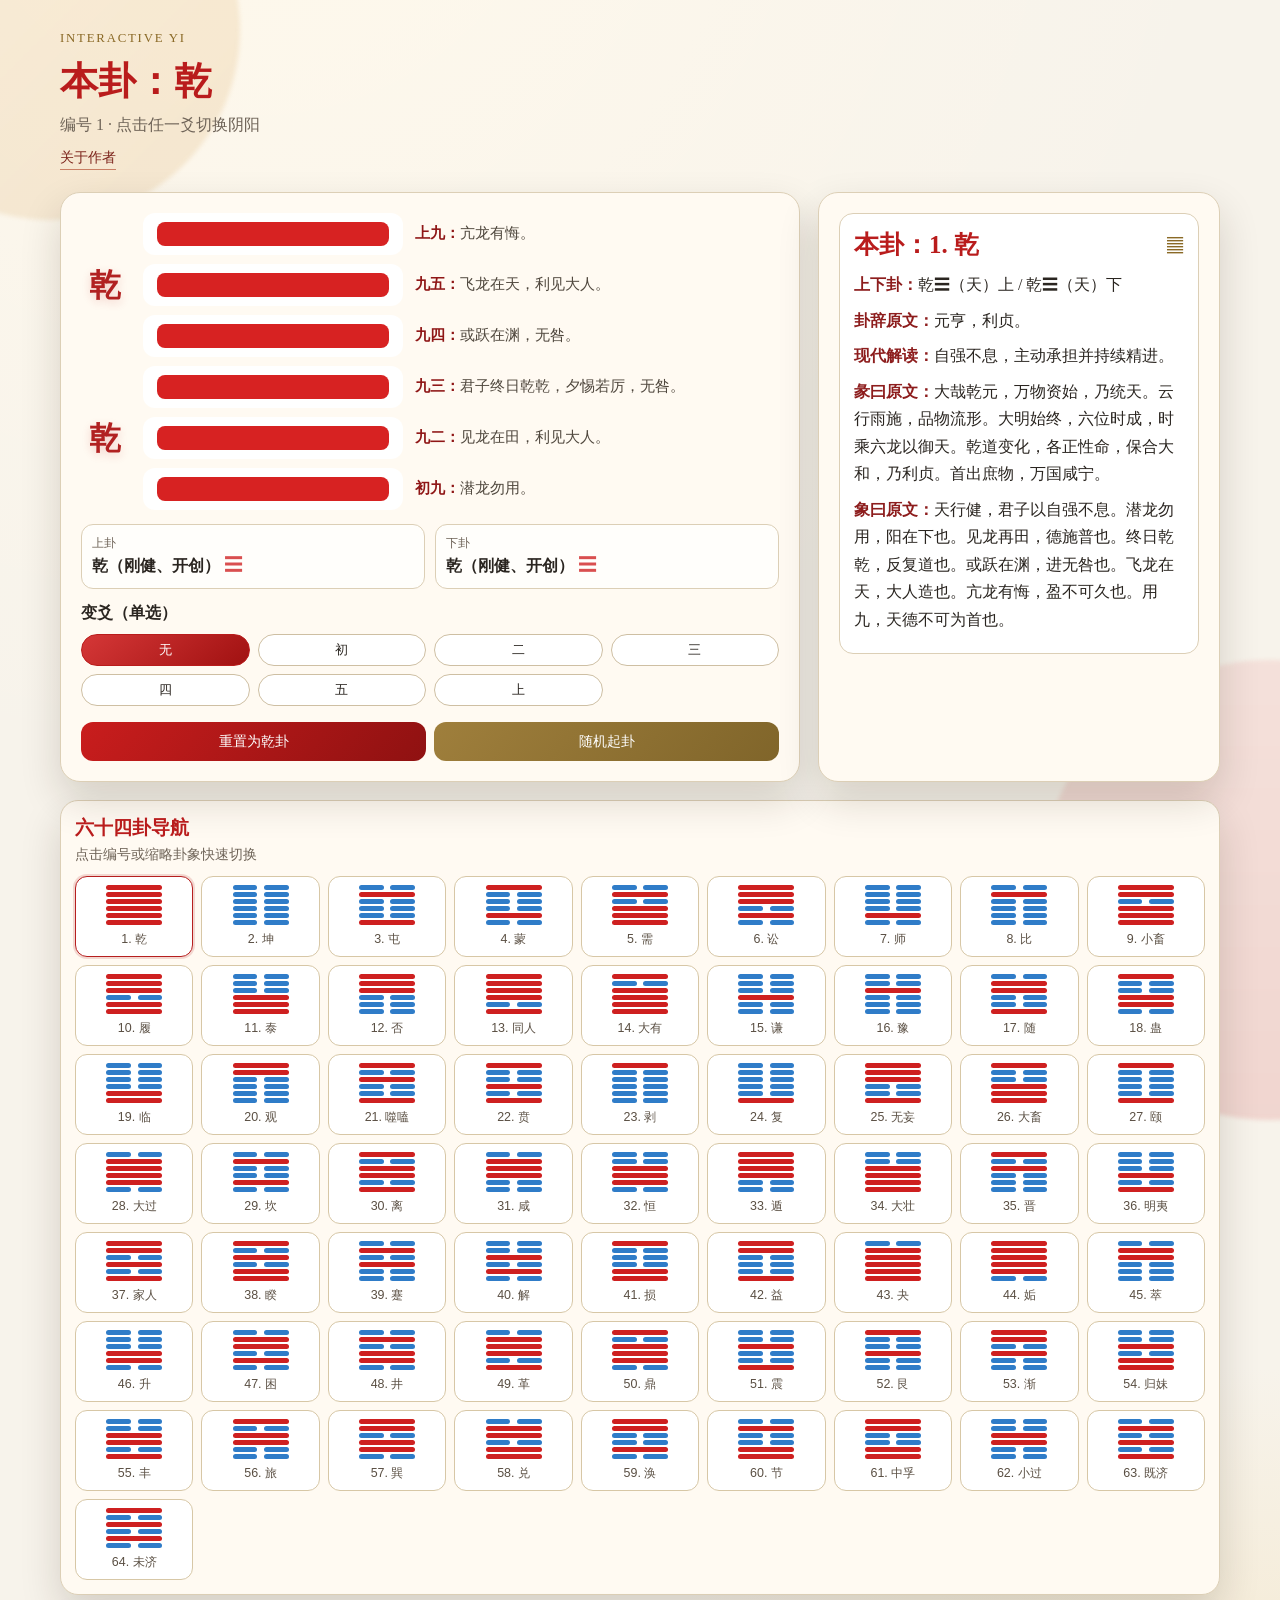
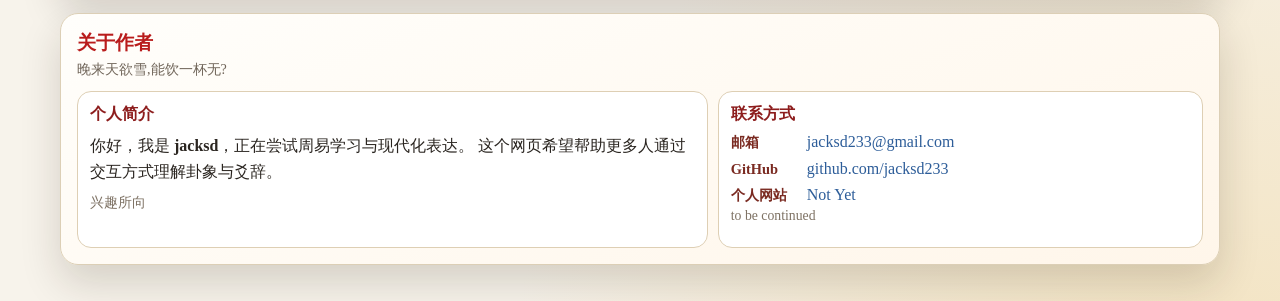
<file: docs/index.html>
<!doctype html>
<html lang="zh-CN">
  <head>
    <meta charset="UTF-8" />
    <meta name="viewport" content="width=device-width, initial-scale=1.0" />
    <title>周易互动学习</title>
    <link rel="stylesheet" href="./styles.css" />
  </head>
  <body>
    <div class="bg-shape bg-shape-a"></div>
    <div class="bg-shape bg-shape-b"></div>

    <main class="app">
      <header class="hero">
        <p class="hero-tag">Interactive Yi</p>
        <h1 id="hexagram-title">周易互动学习</h1>
        <p id="hexagram-meta" class="hero-meta"></p>  
        <a href="#about-author" class="hero-link">关于作者</a>
      </header>

      <section class="layout">
        <aside class="control-panel" aria-label="卦象交互面板">
          <div class="line-area">
            <div id="line-list" class="line-list"></div>
          </div>

          <div class="trigram-summary">
            <div class="trigram-card">
              <span class="trigram-label">上卦</span>
              <strong id="upper-trigram-name"></strong>
              <span id="upper-trigram-symbol" class="trigram-symbol"></span>
            </div>
            <div class="trigram-card">
              <span class="trigram-label">下卦</span>
              <strong id="lower-trigram-name"></strong>
              <span id="lower-trigram-symbol" class="trigram-symbol"></span>
            </div>
          </div>

          <div class="change-line">
            <p class="section-title">变爻（单选）</p>
            <div id="change-line-buttons" class="change-line-buttons"></div>
          </div>

          <div class="control-actions">
            <button id="reset-btn" type="button" class="action-btn">重置为乾卦</button>
            <button id="random-btn" type="button" class="action-btn alt">随机起卦</button>
          </div>
        </aside>

        <section class="info-panel" aria-label="卦象信息面板">
          <article id="current-hexagram-panel" class="hexagram-panel"></article>
          <article id="changed-hexagram-panel" class="hexagram-panel changed hidden"></article>
        </section>
      </section>

      <section class="nav-panel" aria-label="六十四卦快捷导航">
        <div class="nav-head">
          <h2>六十四卦导航</h2>
          <p>点击编号或缩略卦象快速切换</p>
        </div>
        <div id="hexagram-nav" class="hexagram-nav"></div>
      </section>

      <section id="about-author" class="about-panel" aria-label="作者信息与联系方式">
        <div class="about-head">
          <h2>关于作者</h2>
          <p>晚来天欲雪,能饮一杯无?</p>
        </div>
        <div class="about-grid">
          <article class="about-card intro">
            <h3>个人简介</h3>
            <p>
              你好，我是 <strong>jacksd</strong>，正在尝试周易学习与现代化表达。
              这个网页希望帮助更多人通过交互方式理解卦象与爻辞。
            </p>
            <p class="muted">兴趣所向</p>
          </article>
          <article class="about-card contact">
            <h3>联系方式</h3>
            <ul class="contact-list">
              <li>
                <span class="k">邮箱</span>
                <a href="mailto:jacksd233@gmail.com">jacksd233@gmail.com</a>
              </li>
              <li>
                <span class="k">GitHub</span>
                <a href="https://github.com/jacksd233" target="_blank" rel="noreferrer">github.com/jacksd233</a>
              </li>
              <li>
                <span class="k">个人网站</span>
                <a href="https://github.com/jacksd233" target="_blank" rel="noreferrer">Not Yet</a>
              </li>
            </ul>
            <p class="muted">to be continued</p>
          </article>
        </div>
      </section>
    </main>

    <script src="./hexagram-originals.js"></script>
    <script src="./app.js"></script>
  </body>
</html>
</file>
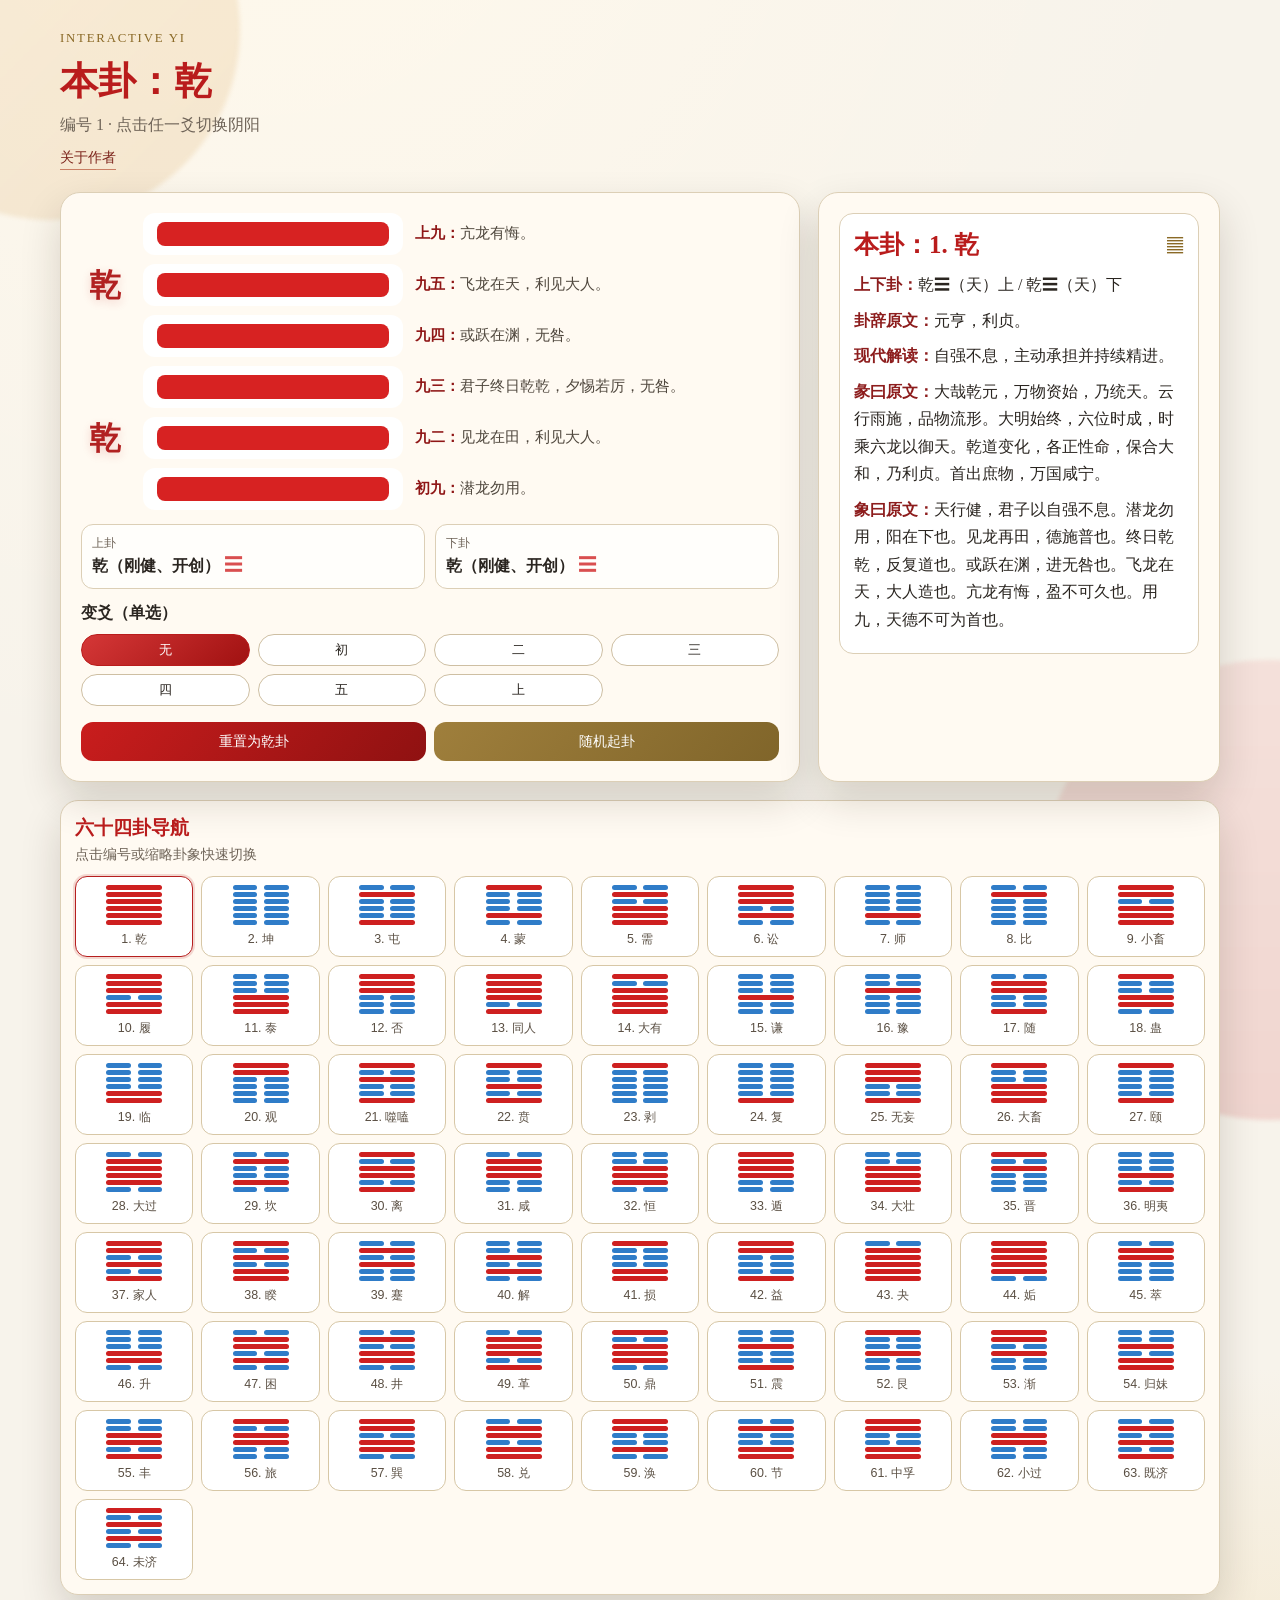
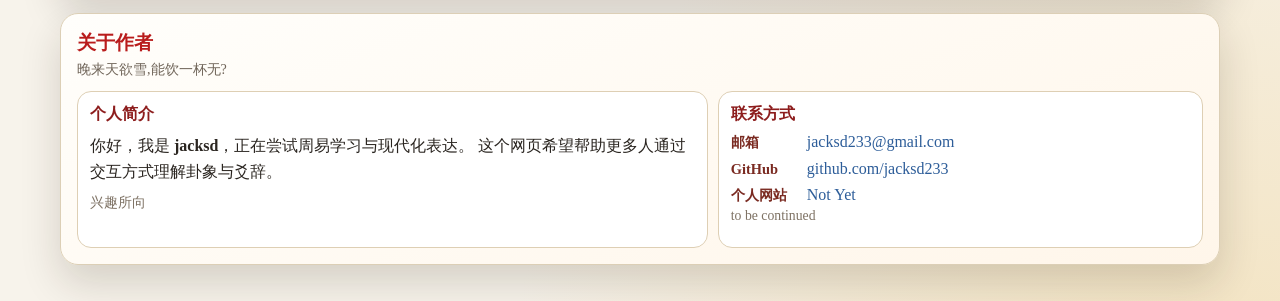
<file: github-pages-site/index.html>
<!doctype html>
<html lang="zh-CN">
  <head>
    <meta charset="UTF-8" />
    <meta name="viewport" content="width=device-width, initial-scale=1.0" />
    <title>周易互动学习</title>
    <link rel="stylesheet" href="./styles.css" />
  </head>
  <body>
    <div class="bg-shape bg-shape-a"></div>
    <div class="bg-shape bg-shape-b"></div>

    <main class="app">
      <header class="hero">
        <p class="hero-tag">Interactive Yi</p>
        <h1 id="hexagram-title">周易互动学习</h1>
        <p id="hexagram-meta" class="hero-meta"></p>  
        <a href="#about-author" class="hero-link">关于作者</a>
      </header>

      <section class="layout">
        <aside class="control-panel" aria-label="卦象交互面板">
          <div class="line-area">
            <div id="line-list" class="line-list"></div>
          </div>

          <div class="trigram-summary">
            <div class="trigram-card">
              <span class="trigram-label">上卦</span>
              <strong id="upper-trigram-name"></strong>
              <span id="upper-trigram-symbol" class="trigram-symbol"></span>
            </div>
            <div class="trigram-card">
              <span class="trigram-label">下卦</span>
              <strong id="lower-trigram-name"></strong>
              <span id="lower-trigram-symbol" class="trigram-symbol"></span>
            </div>
          </div>

          <div class="change-line">
            <p class="section-title">变爻（单选）</p>
            <div id="change-line-buttons" class="change-line-buttons"></div>
          </div>

          <div class="control-actions">
            <button id="reset-btn" type="button" class="action-btn">重置为乾卦</button>
            <button id="random-btn" type="button" class="action-btn alt">随机起卦</button>
          </div>
        </aside>

        <section class="info-panel" aria-label="卦象信息面板">
          <article id="current-hexagram-panel" class="hexagram-panel"></article>
          <article id="changed-hexagram-panel" class="hexagram-panel changed hidden"></article>
        </section>
      </section>

      <section class="nav-panel" aria-label="六十四卦快捷导航">
        <div class="nav-head">
          <h2>六十四卦导航</h2>
          <p>点击编号或缩略卦象快速切换</p>
        </div>
        <div id="hexagram-nav" class="hexagram-nav"></div>
      </section>

      <section id="about-author" class="about-panel" aria-label="作者信息与联系方式">
        <div class="about-head">
          <h2>关于作者</h2>
          <p>晚来天欲雪,能饮一杯无?</p>
        </div>
        <div class="about-grid">
          <article class="about-card intro">
            <h3>个人简介</h3>
            <p>
              你好，我是 <strong>jacksd</strong>，正在尝试周易学习与现代化表达。
              这个网页希望帮助更多人通过交互方式理解卦象与爻辞。
            </p>
            <p class="muted">兴趣所向</p>
          </article>
          <article class="about-card contact">
            <h3>联系方式</h3>
            <ul class="contact-list">
              <li>
                <span class="k">邮箱</span>
                <a href="mailto:yourname@example.com">jacksd233@gmail.com</a>
              </li>
              <li>
                <span class="k">GitHub</span>
                <a href="https://github.com/yourname" target="_blank" rel="noreferrer">github.com/jacksd233</a>
              </li>
              <li>
                <span class="k">个人网站</span>
                <a href="https://your-site.example" target="_blank" rel="noreferrer">Not Yet</a>
              </li>
            </ul>
            <p class="muted">to be continued</p>
          </article>
        </div>
      </section>
    </main>

    <script src="./hexagram-originals.js"></script>
    <script src="./app.js"></script>
  </body>
</html>
</file>
<file: docs/styles.css>
:root {
  --bg-paper: #f7f3eb;
  --bg-ink: #171412;
  --bg-card: #fffaf2;
  --accent-red: #b91c1c;
  --accent-red-soft: #d94f4f;
  --accent-gold: #8a6926;
  --line-yang: #d72222;
  --line-yin: #2274c7;
  --text-main: #2a2520;
  --text-sub: #6f6458;
  --edge: #dccfb6;
  --shadow: 0 18px 40px rgba(37, 26, 8, 0.16);
}

* {
  box-sizing: border-box;
}

body {
  margin: 0;
  min-height: 100vh;
  font-family: "Noto Serif SC", "Songti SC", "Source Han Serif SC", serif;
  color: var(--text-main);
  background:
    radial-gradient(circle at 20% -10%, #fff9ec 0, transparent 42%),
    radial-gradient(circle at 95% 110%, #f2e0b9 0, transparent 30%),
    var(--bg-paper);
  overflow-x: hidden;
}

.bg-shape {
  position: fixed;
  border-radius: 999px;
  opacity: 0.2;
  pointer-events: none;
  filter: blur(2px);
}

.bg-shape-a {
  width: 380px;
  height: 380px;
  background: linear-gradient(135deg, #eec88f, #d9a55b);
  top: -160px;
  left: -140px;
}

.bg-shape-b {
  width: 460px;
  height: 460px;
  background: linear-gradient(180deg, #ec9999, #d86262);
  right: -220px;
  bottom: -220px;
}

.app {
  position: relative;
  z-index: 1;
  max-width: 1200px;
  margin: 0 auto;
  padding: 28px 20px 36px;
}

.hero {
  margin-bottom: 22px;
  animation: rise-in 420ms ease-out;
}

.hero-tag {
  display: inline-block;
  margin: 0 0 10px;
  font-size: 0.8rem;
  letter-spacing: 0.14em;
  text-transform: uppercase;
  color: var(--accent-gold);
}

#hexagram-title {
  margin: 0;
  font-size: clamp(1.7rem, 3vw, 2.8rem);
  color: var(--accent-red);
}

.hero-meta {
  margin: 8px 0 0;
  color: var(--text-sub);
  font-size: 1rem;
}

.hero-link {
  display: inline-block;
  margin-top: 12px;
  color: #7c241b;
  text-decoration: none;
  border-bottom: 1px solid #c97f64;
  padding-bottom: 2px;
  font-size: 0.9rem;
}

.hero-link:hover {
  color: #9a1c1c;
}

.layout {
  display: grid;
  grid-template-columns: minmax(560px, 740px) 1fr;
  gap: 18px;
}

.control-panel,
.info-panel {
  border: 1px solid var(--edge);
  border-radius: 20px;
  background: var(--bg-card);
  box-shadow: var(--shadow);
}

.control-panel {
  padding: 20px;
  animation: rise-in 500ms ease-out;
}

.line-area {
  margin-bottom: 14px;
}

.line-list {
  display: grid;
  gap: 9px;
}

.line-item {
  display: grid;
  grid-template-columns: 50px minmax(180px, 260px) 1fr;
  align-items: center;
  column-gap: 12px;
}

.trigram-side {
  font-size: 2rem;
  color: #b12121;
  line-height: 1;
  text-align: center;
  font-weight: 700;
  letter-spacing: 0.08em;
}

.trigram-side.blank {
  visibility: hidden;
}

.trigram-side.upper,
.trigram-side.lower {
  text-shadow: 0 3px 10px rgba(185, 28, 28, 0.2);
}

.line-btn {
  border: 2px solid transparent;
  border-radius: 12px;
  background: #fff;
  height: 42px;
  padding: 7px 12px;
  cursor: pointer;
  transition: transform 160ms ease, box-shadow 160ms ease, border-color 160ms ease;
}

.line-btn:focus-visible {
  outline: none;
  border-color: #3b82f6;
  box-shadow: 0 0 0 3px rgba(59, 130, 246, 0.2);
}

.line-btn:hover {
  transform: translateY(-1px);
}

.line-btn.yang .line-segment {
  height: 100%;
  border-radius: 8px;
  background: var(--line-yang);
}

.line-btn.yin {
  display: flex;
  gap: 12px;
  align-items: center;
}

.line-btn.yin .line-segment {
  width: calc(50% - 6px);
  height: 100%;
  border-radius: 8px;
  background: var(--line-yin);
}

.line-detail {
  margin: 0;
  color: #4f473d;
  line-height: 1.45;
  font-size: 0.92rem;
}

.line-detail-title {
  color: #8f1616;
  font-weight: 700;
}

.trigram-summary {
  display: grid;
  grid-template-columns: 1fr 1fr;
  gap: 10px;
  margin: 12px 0 14px;
}

.trigram-card {
  border: 1px solid var(--edge);
  border-radius: 12px;
  padding: 10px;
  background: #fffefb;
}

.trigram-label {
  display: block;
  font-size: 0.78rem;
  color: var(--text-sub);
}

.trigram-symbol {
  font-size: 1.2rem;
  color: var(--accent-red-soft);
}

.section-title {
  margin: 6px 0 10px;
  font-weight: 600;
}

.change-line-buttons {
  display: grid;
  grid-template-columns: repeat(4, minmax(0, 1fr));
  gap: 8px;
}

.chip-btn {
  border: 1px solid #cebfa3;
  border-radius: 999px;
  background: #fff;
  padding: 6px 8px;
  color: var(--text-main);
  cursor: pointer;
  font-size: 0.84rem;
}

.chip-btn.active {
  color: #fff;
  border-color: var(--accent-red);
  background: linear-gradient(140deg, #d53737, #a01111);
}

.chip-btn:focus-visible {
  outline: none;
  border-color: #3b82f6;
  box-shadow: 0 0 0 3px rgba(59, 130, 246, 0.16);
}

.control-actions {
  margin-top: 16px;
  display: grid;
  grid-template-columns: 1fr 1fr;
  gap: 8px;
}

.action-btn {
  border: none;
  border-radius: 12px;
  background: linear-gradient(130deg, #c91d1d, #8f1111);
  color: #fff;
  padding: 10px 8px;
  cursor: pointer;
  font-size: 0.9rem;
}

.action-btn.alt {
  background: linear-gradient(130deg, #9f7f3c, #80652a);
}

.info-panel {
  padding: 20px;
  animation: rise-in 560ms ease-out;
}

.nav-panel {
  margin-top: 18px;
  border: 1px solid var(--edge);
  border-radius: 18px;
  padding: 14px;
  background: #fffaf2;
  box-shadow: var(--shadow);
}

.about-panel {
  margin-top: 18px;
  border: 1px solid var(--edge);
  border-radius: 18px;
  padding: 16px;
  background: linear-gradient(160deg, #fffefb, #fff6ea);
  box-shadow: var(--shadow);
}

.about-head h2 {
  margin: 0 0 4px;
  color: var(--accent-red);
  font-size: 1.2rem;
}

.about-head p {
  margin: 0 0 12px;
  color: var(--text-sub);
  font-size: 0.88rem;
}

.about-grid {
  display: grid;
  grid-template-columns: 1.3fr 1fr;
  gap: 10px;
}

.about-card {
  border: 1px solid #decfb4;
  border-radius: 14px;
  background: #fff;
  padding: 12px;
}

.about-card h3 {
  margin: 0 0 8px;
  color: #8d1d1d;
  font-size: 1rem;
}

.about-card p {
  margin: 0 0 8px;
  line-height: 1.6;
}

.muted {
  color: #7e7264;
  font-size: 0.86rem;
}

.contact-list {
  margin: 0;
  padding: 0;
  list-style: none;
  display: grid;
  gap: 8px;
}

.contact-list li {
  display: grid;
  grid-template-columns: 68px 1fr;
  gap: 8px;
  align-items: baseline;
}

.contact-list .k {
  color: #7a2a21;
  font-weight: 600;
  font-size: 0.9rem;
}

.contact-list a {
  color: #2d5d99;
  text-decoration: none;
  word-break: break-all;
}

.contact-list a:hover {
  text-decoration: underline;
}

.nav-head h2 {
  margin: 0 0 4px;
  color: var(--accent-red);
  font-size: 1.2rem;
}

.nav-head p {
  margin: 0 0 12px;
  color: var(--text-sub);
  font-size: 0.88rem;
}

.hexagram-nav {
  display: grid;
  grid-template-columns: repeat(auto-fill, minmax(116px, 1fr));
  gap: 8px;
}

.nav-item {
  border: 1px solid #d7c7a6;
  border-radius: 12px;
  background: #fff;
  padding: 8px 6px;
  cursor: pointer;
  display: grid;
  justify-items: center;
  gap: 6px;
  transition: transform 120ms ease, border-color 120ms ease, box-shadow 120ms ease;
}

.nav-item:hover {
  transform: translateY(-1px);
  border-color: #c58f58;
}

.nav-item.active {
  border-color: #b61f1f;
  box-shadow: 0 0 0 2px rgba(182, 31, 31, 0.16);
}

.mini-hexagram {
  width: 56px;
  display: grid;
  gap: 2px;
}

.mini-line {
  height: 5px;
  border-radius: 999px;
  background: #d0c4af;
  position: relative;
}

.mini-line.yang {
  background: #ce2020;
}

.mini-line.yin {
  background: transparent;
}

.mini-line.yin::before,
.mini-line.yin::after {
  content: "";
  position: absolute;
  top: 0;
  width: 44%;
  height: 100%;
  border-radius: 999px;
  background: #2f7cc8;
}

.mini-line.yin::before {
  left: 0;
}

.mini-line.yin::after {
  right: 0;
}

.nav-label {
  font-size: 0.78rem;
  color: #5a4f43;
}

.hexagram-panel + .hexagram-panel {
  margin-top: 14px;
}

.hexagram-panel {
  border: 1px solid var(--edge);
  border-radius: 14px;
  padding: 14px 14px 12px;
  background: #fff;
}

.hexagram-panel.changed {
  border-color: #d9b986;
  background: #fffcf6;
}

.hexagram-head {
  display: flex;
  align-items: baseline;
  justify-content: space-between;
  gap: 8px;
  margin-bottom: 10px;
}

.hexagram-head h2 {
  margin: 0;
  color: var(--accent-red);
  font-size: 1.55rem;
}

.hexagram-sign {
  color: var(--accent-gold);
  font-size: 1.15rem;
}

.hexagram-panel p {
  margin: 8px 0;
  line-height: 1.72;
}

.hexagram-panel .label {
  color: #8d1d1d;
  font-weight: 600;
}

.hidden {
  display: none;
}

@media (max-width: 900px) {
  .layout {
    grid-template-columns: 1fr;
  }

  .line-item {
    grid-template-columns: 40px minmax(140px, 240px) 1fr;
  }

  .trigram-side {
    font-size: 1.7rem;
  }

  .control-actions {
    grid-template-columns: 1fr;
  }

  .about-grid {
    grid-template-columns: 1fr;
  }
}

@keyframes rise-in {
  from {
    opacity: 0;
    transform: translateY(12px);
  }
  to {
    opacity: 1;
    transform: translateY(0);
  }
}
</file>
<file: github-pages-site/styles.css>
:root {
  --bg-paper: #f7f3eb;
  --bg-ink: #171412;
  --bg-card: #fffaf2;
  --accent-red: #b91c1c;
  --accent-red-soft: #d94f4f;
  --accent-gold: #8a6926;
  --line-yang: #d72222;
  --line-yin: #2274c7;
  --text-main: #2a2520;
  --text-sub: #6f6458;
  --edge: #dccfb6;
  --shadow: 0 18px 40px rgba(37, 26, 8, 0.16);
}

* {
  box-sizing: border-box;
}

body {
  margin: 0;
  min-height: 100vh;
  font-family: "Noto Serif SC", "Songti SC", "Source Han Serif SC", serif;
  color: var(--text-main);
  background:
    radial-gradient(circle at 20% -10%, #fff9ec 0, transparent 42%),
    radial-gradient(circle at 95% 110%, #f2e0b9 0, transparent 30%),
    var(--bg-paper);
  overflow-x: hidden;
}

.bg-shape {
  position: fixed;
  border-radius: 999px;
  opacity: 0.2;
  pointer-events: none;
  filter: blur(2px);
}

.bg-shape-a {
  width: 380px;
  height: 380px;
  background: linear-gradient(135deg, #eec88f, #d9a55b);
  top: -160px;
  left: -140px;
}

.bg-shape-b {
  width: 460px;
  height: 460px;
  background: linear-gradient(180deg, #ec9999, #d86262);
  right: -220px;
  bottom: -220px;
}

.app {
  position: relative;
  z-index: 1;
  max-width: 1200px;
  margin: 0 auto;
  padding: 28px 20px 36px;
}

.hero {
  margin-bottom: 22px;
  animation: rise-in 420ms ease-out;
}

.hero-tag {
  display: inline-block;
  margin: 0 0 10px;
  font-size: 0.8rem;
  letter-spacing: 0.14em;
  text-transform: uppercase;
  color: var(--accent-gold);
}

#hexagram-title {
  margin: 0;
  font-size: clamp(1.7rem, 3vw, 2.8rem);
  color: var(--accent-red);
}

.hero-meta {
  margin: 8px 0 0;
  color: var(--text-sub);
  font-size: 1rem;
}

.hero-link {
  display: inline-block;
  margin-top: 12px;
  color: #7c241b;
  text-decoration: none;
  border-bottom: 1px solid #c97f64;
  padding-bottom: 2px;
  font-size: 0.9rem;
}

.hero-link:hover {
  color: #9a1c1c;
}

.layout {
  display: grid;
  grid-template-columns: minmax(560px, 740px) 1fr;
  gap: 18px;
}

.control-panel,
.info-panel {
  border: 1px solid var(--edge);
  border-radius: 20px;
  background: var(--bg-card);
  box-shadow: var(--shadow);
}

.control-panel {
  padding: 20px;
  animation: rise-in 500ms ease-out;
}

.line-area {
  margin-bottom: 14px;
}

.line-list {
  display: grid;
  gap: 9px;
}

.line-item {
  display: grid;
  grid-template-columns: 50px minmax(180px, 260px) 1fr;
  align-items: center;
  column-gap: 12px;
}

.trigram-side {
  font-size: 2rem;
  color: #b12121;
  line-height: 1;
  text-align: center;
  font-weight: 700;
  letter-spacing: 0.08em;
}

.trigram-side.blank {
  visibility: hidden;
}

.trigram-side.upper,
.trigram-side.lower {
  text-shadow: 0 3px 10px rgba(185, 28, 28, 0.2);
}

.line-btn {
  border: 2px solid transparent;
  border-radius: 12px;
  background: #fff;
  height: 42px;
  padding: 7px 12px;
  cursor: pointer;
  transition: transform 160ms ease, box-shadow 160ms ease, border-color 160ms ease;
}

.line-btn:focus-visible {
  outline: none;
  border-color: #3b82f6;
  box-shadow: 0 0 0 3px rgba(59, 130, 246, 0.2);
}

.line-btn:hover {
  transform: translateY(-1px);
}

.line-btn.yang .line-segment {
  height: 100%;
  border-radius: 8px;
  background: var(--line-yang);
}

.line-btn.yin {
  display: flex;
  gap: 12px;
  align-items: center;
}

.line-btn.yin .line-segment {
  width: calc(50% - 6px);
  height: 100%;
  border-radius: 8px;
  background: var(--line-yin);
}

.line-detail {
  margin: 0;
  color: #4f473d;
  line-height: 1.45;
  font-size: 0.92rem;
}

.line-detail-title {
  color: #8f1616;
  font-weight: 700;
}

.trigram-summary {
  display: grid;
  grid-template-columns: 1fr 1fr;
  gap: 10px;
  margin: 12px 0 14px;
}

.trigram-card {
  border: 1px solid var(--edge);
  border-radius: 12px;
  padding: 10px;
  background: #fffefb;
}

.trigram-label {
  display: block;
  font-size: 0.78rem;
  color: var(--text-sub);
}

.trigram-symbol {
  font-size: 1.2rem;
  color: var(--accent-red-soft);
}

.section-title {
  margin: 6px 0 10px;
  font-weight: 600;
}

.change-line-buttons {
  display: grid;
  grid-template-columns: repeat(4, minmax(0, 1fr));
  gap: 8px;
}

.chip-btn {
  border: 1px solid #cebfa3;
  border-radius: 999px;
  background: #fff;
  padding: 6px 8px;
  color: var(--text-main);
  cursor: pointer;
  font-size: 0.84rem;
}

.chip-btn.active {
  color: #fff;
  border-color: var(--accent-red);
  background: linear-gradient(140deg, #d53737, #a01111);
}

.chip-btn:focus-visible {
  outline: none;
  border-color: #3b82f6;
  box-shadow: 0 0 0 3px rgba(59, 130, 246, 0.16);
}

.control-actions {
  margin-top: 16px;
  display: grid;
  grid-template-columns: 1fr 1fr;
  gap: 8px;
}

.action-btn {
  border: none;
  border-radius: 12px;
  background: linear-gradient(130deg, #c91d1d, #8f1111);
  color: #fff;
  padding: 10px 8px;
  cursor: pointer;
  font-size: 0.9rem;
}

.action-btn.alt {
  background: linear-gradient(130deg, #9f7f3c, #80652a);
}

.info-panel {
  padding: 20px;
  animation: rise-in 560ms ease-out;
}

.nav-panel {
  margin-top: 18px;
  border: 1px solid var(--edge);
  border-radius: 18px;
  padding: 14px;
  background: #fffaf2;
  box-shadow: var(--shadow);
}

.about-panel {
  margin-top: 18px;
  border: 1px solid var(--edge);
  border-radius: 18px;
  padding: 16px;
  background: linear-gradient(160deg, #fffefb, #fff6ea);
  box-shadow: var(--shadow);
}

.about-head h2 {
  margin: 0 0 4px;
  color: var(--accent-red);
  font-size: 1.2rem;
}

.about-head p {
  margin: 0 0 12px;
  color: var(--text-sub);
  font-size: 0.88rem;
}

.about-grid {
  display: grid;
  grid-template-columns: 1.3fr 1fr;
  gap: 10px;
}

.about-card {
  border: 1px solid #decfb4;
  border-radius: 14px;
  background: #fff;
  padding: 12px;
}

.about-card h3 {
  margin: 0 0 8px;
  color: #8d1d1d;
  font-size: 1rem;
}

.about-card p {
  margin: 0 0 8px;
  line-height: 1.6;
}

.muted {
  color: #7e7264;
  font-size: 0.86rem;
}

.contact-list {
  margin: 0;
  padding: 0;
  list-style: none;
  display: grid;
  gap: 8px;
}

.contact-list li {
  display: grid;
  grid-template-columns: 68px 1fr;
  gap: 8px;
  align-items: baseline;
}

.contact-list .k {
  color: #7a2a21;
  font-weight: 600;
  font-size: 0.9rem;
}

.contact-list a {
  color: #2d5d99;
  text-decoration: none;
  word-break: break-all;
}

.contact-list a:hover {
  text-decoration: underline;
}

.nav-head h2 {
  margin: 0 0 4px;
  color: var(--accent-red);
  font-size: 1.2rem;
}

.nav-head p {
  margin: 0 0 12px;
  color: var(--text-sub);
  font-size: 0.88rem;
}

.hexagram-nav {
  display: grid;
  grid-template-columns: repeat(auto-fill, minmax(116px, 1fr));
  gap: 8px;
}

.nav-item {
  border: 1px solid #d7c7a6;
  border-radius: 12px;
  background: #fff;
  padding: 8px 6px;
  cursor: pointer;
  display: grid;
  justify-items: center;
  gap: 6px;
  transition: transform 120ms ease, border-color 120ms ease, box-shadow 120ms ease;
}

.nav-item:hover {
  transform: translateY(-1px);
  border-color: #c58f58;
}

.nav-item.active {
  border-color: #b61f1f;
  box-shadow: 0 0 0 2px rgba(182, 31, 31, 0.16);
}

.mini-hexagram {
  width: 56px;
  display: grid;
  gap: 2px;
}

.mini-line {
  height: 5px;
  border-radius: 999px;
  background: #d0c4af;
  position: relative;
}

.mini-line.yang {
  background: #ce2020;
}

.mini-line.yin {
  background: transparent;
}

.mini-line.yin::before,
.mini-line.yin::after {
  content: "";
  position: absolute;
  top: 0;
  width: 44%;
  height: 100%;
  border-radius: 999px;
  background: #2f7cc8;
}

.mini-line.yin::before {
  left: 0;
}

.mini-line.yin::after {
  right: 0;
}

.nav-label {
  font-size: 0.78rem;
  color: #5a4f43;
}

.hexagram-panel + .hexagram-panel {
  margin-top: 14px;
}

.hexagram-panel {
  border: 1px solid var(--edge);
  border-radius: 14px;
  padding: 14px 14px 12px;
  background: #fff;
}

.hexagram-panel.changed {
  border-color: #d9b986;
  background: #fffcf6;
}

.hexagram-head {
  display: flex;
  align-items: baseline;
  justify-content: space-between;
  gap: 8px;
  margin-bottom: 10px;
}

.hexagram-head h2 {
  margin: 0;
  color: var(--accent-red);
  font-size: 1.55rem;
}

.hexagram-sign {
  color: var(--accent-gold);
  font-size: 1.15rem;
}

.hexagram-panel p {
  margin: 8px 0;
  line-height: 1.72;
}

.hexagram-panel .label {
  color: #8d1d1d;
  font-weight: 600;
}

.hidden {
  display: none;
}

@media (max-width: 900px) {
  .layout {
    grid-template-columns: 1fr;
  }

  .line-item {
    grid-template-columns: 40px minmax(140px, 240px) 1fr;
  }

  .trigram-side {
    font-size: 1.7rem;
  }

  .control-actions {
    grid-template-columns: 1fr;
  }

  .about-grid {
    grid-template-columns: 1fr;
  }
}

@keyframes rise-in {
  from {
    opacity: 0;
    transform: translateY(12px);
  }
  to {
    opacity: 1;
    transform: translateY(0);
  }
}
</file>
